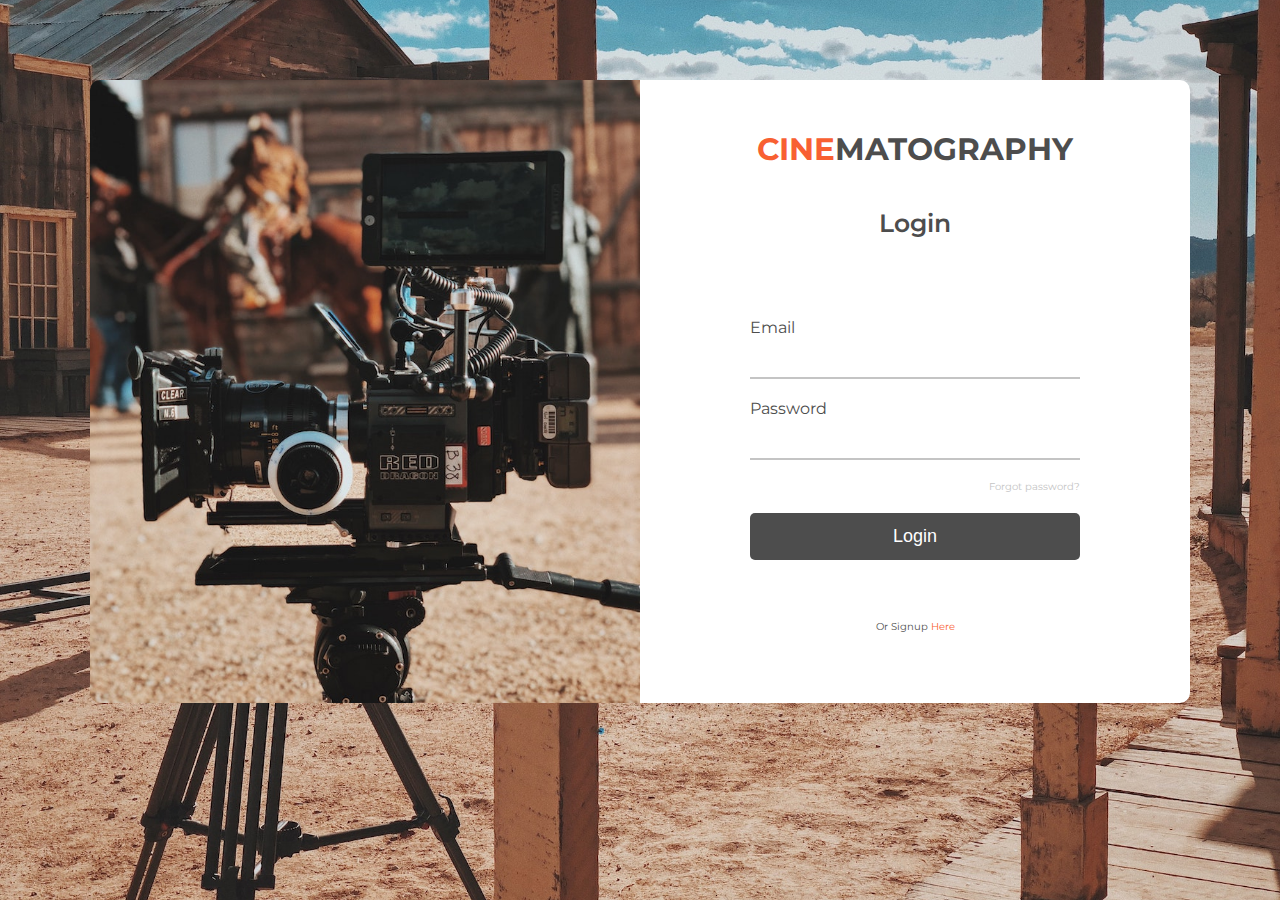
<file: index.html>
<!DOCTYPE html>
<html lang="en">
<head>
  <meta charset="UTF-8">
  <meta name="viewport" content="width=device-width, initial-scale=1.0">
  <link rel="stylesheet" href="css/style.css">
  <title>Cinematography | Welcome</title>
</head>
<body>
  <section id="cine" class="bk p-80">
    <div class="container">
      <div class="cine-wrap">
        <div class="cine-wrap-bk"></div>
        <div class="cine-wrap-form">
          <h2><span class="txt-primary">Cine</span>matography</h2>
          <h3>Login</h3>
          <form action="" class="form form-ln-gray">
            <label for="email">Email</label>
            <input type="email" id="email">

            <label for="password">Password</label>
            <input type="password">
            <p class="small txt-gray">Forgot password?</p>
            <button class="btn">Login</button>
          </form>
          <p class="small">Or Signup <a href="signup.html"><span class="txt-primary">Here</span></a></p>
        </div>
      </div>
    </div>
  </section>
</body>
</html>
</file>
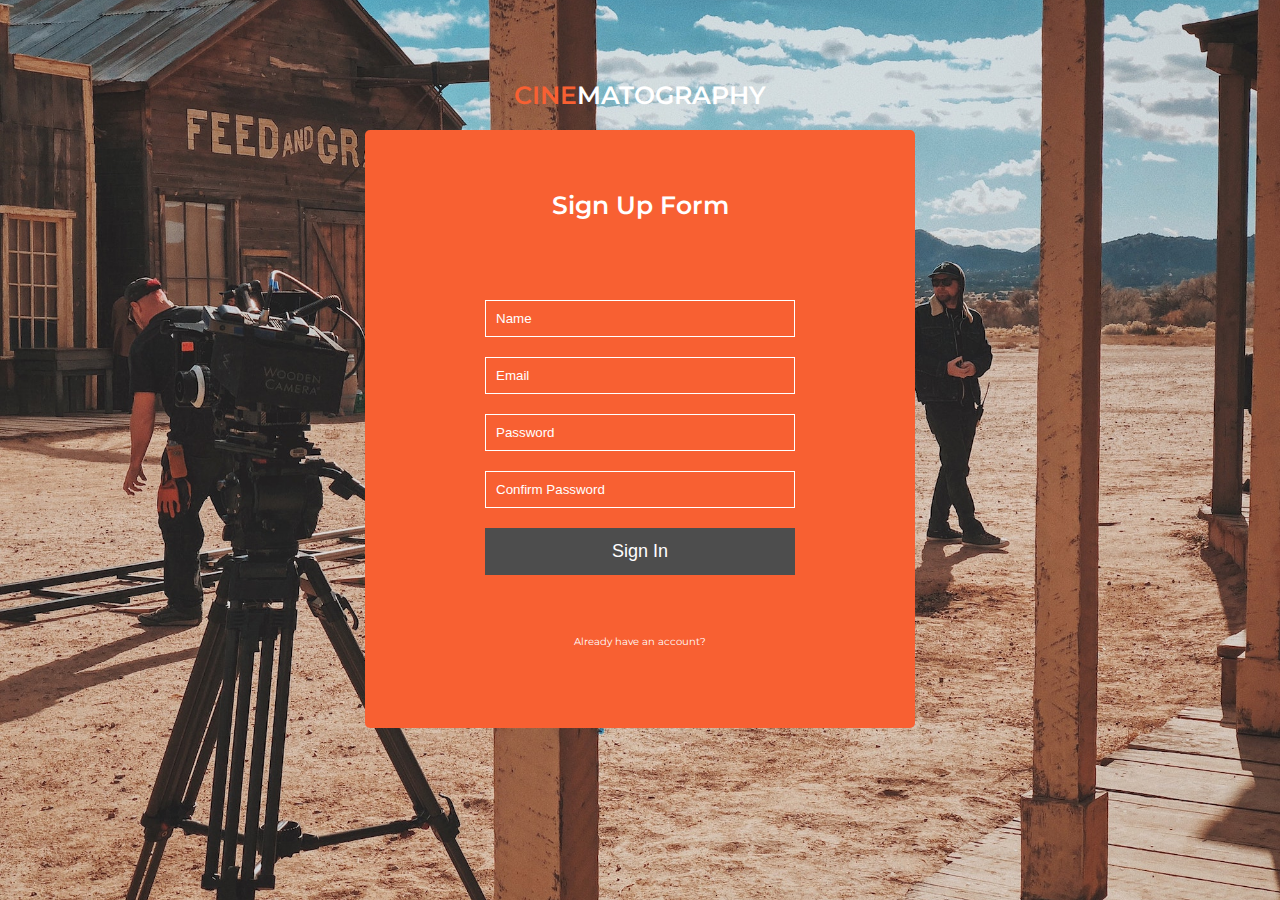
<file: signup.html>
<!DOCTYPE html>
<html lang="en">
<head>
  <meta charset="UTF-8">
  <meta name="viewport" content="width=device-width, initial-scale=1.0">
  <link rel="stylesheet" href="css/style.css">
  <title>signupmatography | Signup</title>
</head>
<body>
  <section id="signup" class="bk p-80">
    <div class="container">
      <h3><span class="txt-primary">Cine</span>matography</h3>
      <div class="signup-form">
        <h3>Sign Up Form</h3>
        <form action="" class="form form-sq-wh">
          <input type="text" id="name" placeholder="Name">
          <input type="email" id="email" placeholder="Email">
          <input type="password" placeholder="Password">
          <input type="passwordConfirm" placeholder="Confirm Password">
          <button class="btn">Sign In</button>
        </form>
        <p class="small"><a href="index.html">Already have an account?</a></p>
      </div>
    </div>
  </section>
</body>
</html>
</file>
<file: css/style.css>
@import url("https://fonts.googleapis.com/css2?family=Montserrat:wght@300;400;600&display=swap");
#signup {
  color: #fff;
}
#signup h3 {
  text-align: center;
  text-transform: uppercase;
}
#signup .signup-form {
  background: #f86032;
  text-align: center;
  border-radius: 5px;
  width: 50%;
  padding: 60px;
  display: block;
  margin: 0 auto;
}
#signup .signup-form h3 {
  text-transform: capitalize;
}
#signup .signup-form form button {
  width: 100%;
}

.form-sq-wh, .form-ln-gray {
  padding: 60px;
}
.form-sq-wh label, .form-ln-gray label {
  display: block;
  margin-bottom: 5px;
}
.form-sq-wh input, .form-ln-gray input {
  width: 100%;
  padding: 10px;
  margin-bottom: 20px;
}

.form-ln-gray input {
  border: 0;
  border-bottom: 2px solid #c4c4c4;
}

.form-sq-wh input {
  border: 1px solid #fff;
  background: #f86032;
  color: #ff;
}
.form-sq-wh ::placeholder {
  color: #fff;
}

@media only screen and (max-width: 768px) {
  .bk {
    height: 100%;
  }

  #cine .cine-wrap {
    grid-template-columns: 1fr;
  }
  #cine .cine-wrap-bk {
    display: none;
  }
  #cine .cine-wrap-form {
    padding: 0px;
  }

  #signup .signup-form {
    width: 100%;
    padding: 20px;
  }
}
* {
  padding: 0;
  margin: 0;
  box-sizing: border-box;
}

body,
html {
  font-family: "Montserrat", sans-serif;
}

h1 {
  font-size: 2.441rem;
  text-transform: uppercase;
}

h2 {
  font-size: 1.953rem;
  text-transform: uppercase;
}

h3 {
  font-size: 1.563rem;
}

h1,
h3 {
  font-weight: 600;
}

h1,
h2,
h3,
p {
  margin-bottom: 20px;
}

p {
  font-size: 1rem;
}

a,
a:visited {
  text-decoration: none;
  color: #fff;
}

.container {
  margin: auto;
  max-width: 1300px;
  overflow: auto;
  padding: 0 10px;
}

.btn {
  display: inline-block;
  font-size: 18px;
  color: #fff;
  background: #4d4d4d;
  padding: 13px 30px;
  border: none;
  cursor: pointer;
}

.btn:hover {
  background: #676767;
}

.large {
  font-size: 1.5rem;
}

.small {
  font-size: 0.64rem;
}

.txt-primary {
  color: #f86032;
}

.txt-gray {
  color: #c4c4c4;
}

.p-80 {
  padding: 80px;
}

.bk {
  background: url("../img/background.jpg");
  background-repeat: no-repeat;
  background-position: center;
  background-size: cover;
  height: 100vh;
}

#cine .cine-wrap {
  display: grid;
  grid-template-columns: 1fr 1fr;
}
#cine .cine-wrap-bk {
  background: url("../img/img-login.jpg");
  background-repeat: no-repeat;
  background-position: center;
  background-size: cover;
  border-top-left-radius: 10px;
  border-bottom-left-radius: 10px;
  height: 100%;
}
#cine .cine-wrap-form {
  padding: 50px;
  background: #fff;
  color: #4d4d4d;
  border-top-right-radius: 10px;
  border-bottom-right-radius: 10px;
}
#cine .cine-wrap-form h2,
#cine .cine-wrap-form h3,
#cine .cine-wrap-form p {
  text-align: center;
}
#cine .cine-wrap-form h2 {
  padding-bottom: 20px;
}
#cine .cine-wrap-form form p {
  text-align: right;
}
#cine .cine-wrap-form form button {
  width: 100%;
  border-radius: 5px;
}

/*# sourceMappingURL=style.css.map */
</file>
